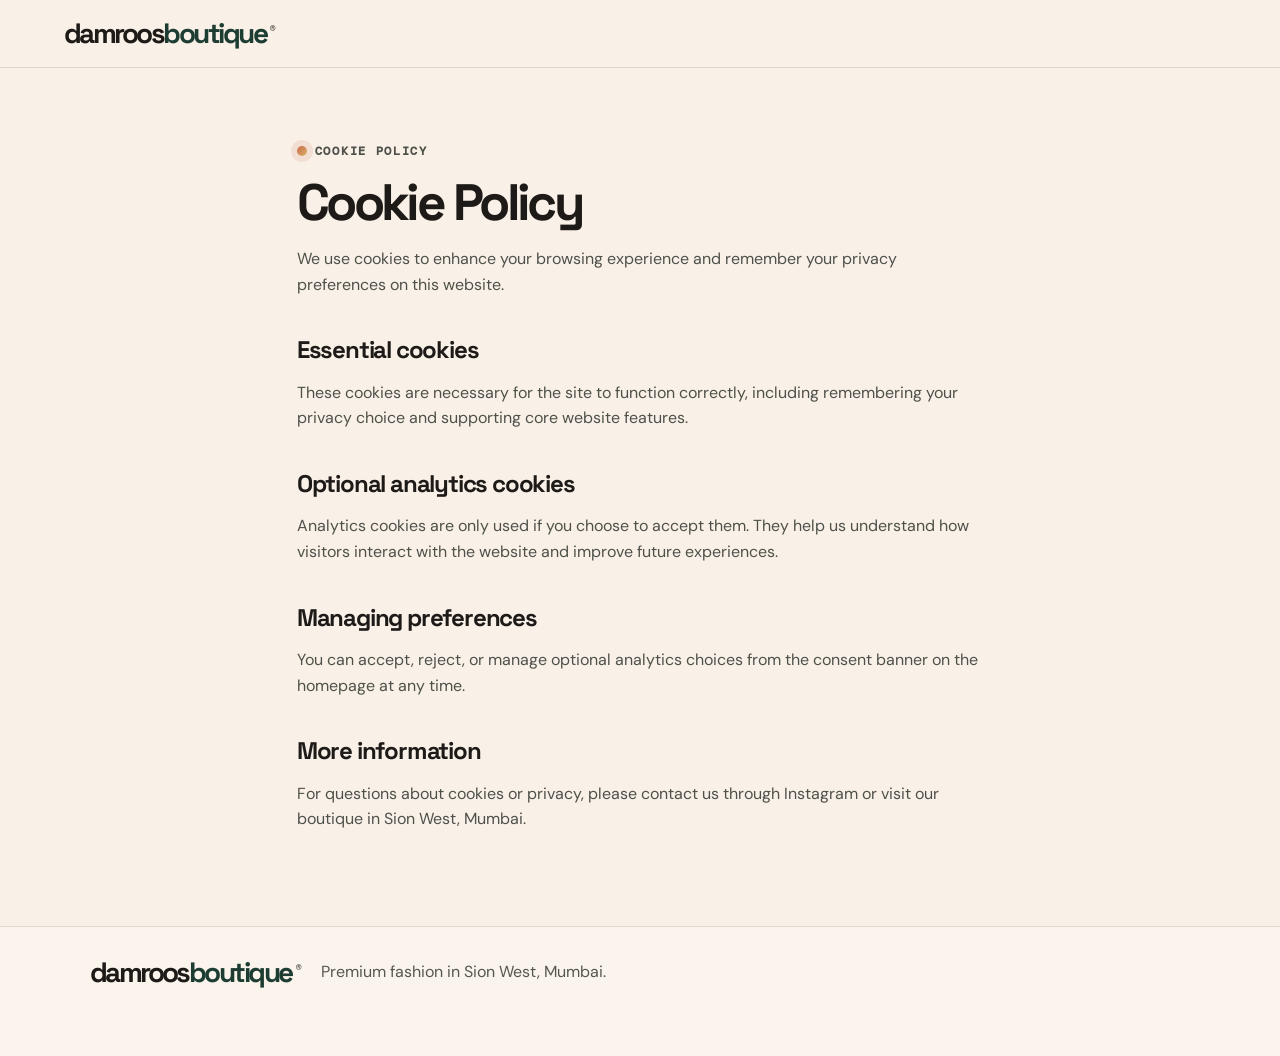
<file: cookies.html>
<!doctype html>
<html lang="en-IN">
<head>
  <meta charset="utf-8">
  <meta name="viewport" content="width=device-width, initial-scale=1">
  <meta name="theme-color" content="#2c3e50">
  <title>Cookie Policy | Damroos Boutique</title>
  <link rel="stylesheet" href="/styles.css">
  <link href="https://fonts.googleapis.com/css2?family=DM+Mono:wght@400;500&family=DM+Sans:opsz,wght@9..40,400;500;700&family=Space+Grotesk:wght@500;600;700&display=swap" rel="stylesheet">
</head>
<body class="legal-page">
  <header class="site-header legal-header">
    <a class="wordmark" href="/" aria-label="Damroos Boutique home">damroos<span>boutique</span><i aria-hidden="true">®</i></a>
    <nav class="main-nav legal-nav" aria-label="Legal navigation">
      <a href="/">Back to home</a>
      <a href="/privacy.html">Privacy</a>
      <a href="/terms.html">Terms</a>
    </nav>
  </header>

  <main class="legal-main section-wrap">
    <p class="eyebrow"><span class="dot"></span> Cookie policy</p>
    <h1>Cookie Policy</h1>
    <p>We use cookies to enhance your browsing experience and remember your privacy preferences on this website.</p>

    <h2>Essential cookies</h2>
    <p>These cookies are necessary for the site to function correctly, including remembering your privacy choice and supporting core website features.</p>

    <h2>Optional analytics cookies</h2>
    <p>Analytics cookies are only used if you choose to accept them. They help us understand how visitors interact with the website and improve future experiences.</p>

    <h2>Managing preferences</h2>
    <p>You can accept, reject, or manage optional analytics choices from the consent banner on the homepage at any time.</p>

    <h2>More information</h2>
    <p>For questions about cookies or privacy, please contact us through Instagram or visit our boutique in Sion West, Mumbai.</p>
  </main>

  <footer class="site-footer legal-footer">
    <a class="wordmark footer-mark" href="/" aria-label="Damroos Boutique home">damroos<span>boutique</span><i aria-hidden="true">®</i></a>
    <p>Premium fashion in Sion West, Mumbai.</p>
  </footer>

  <script src="/script.js" defer></script>
</body>
</html>
</file>
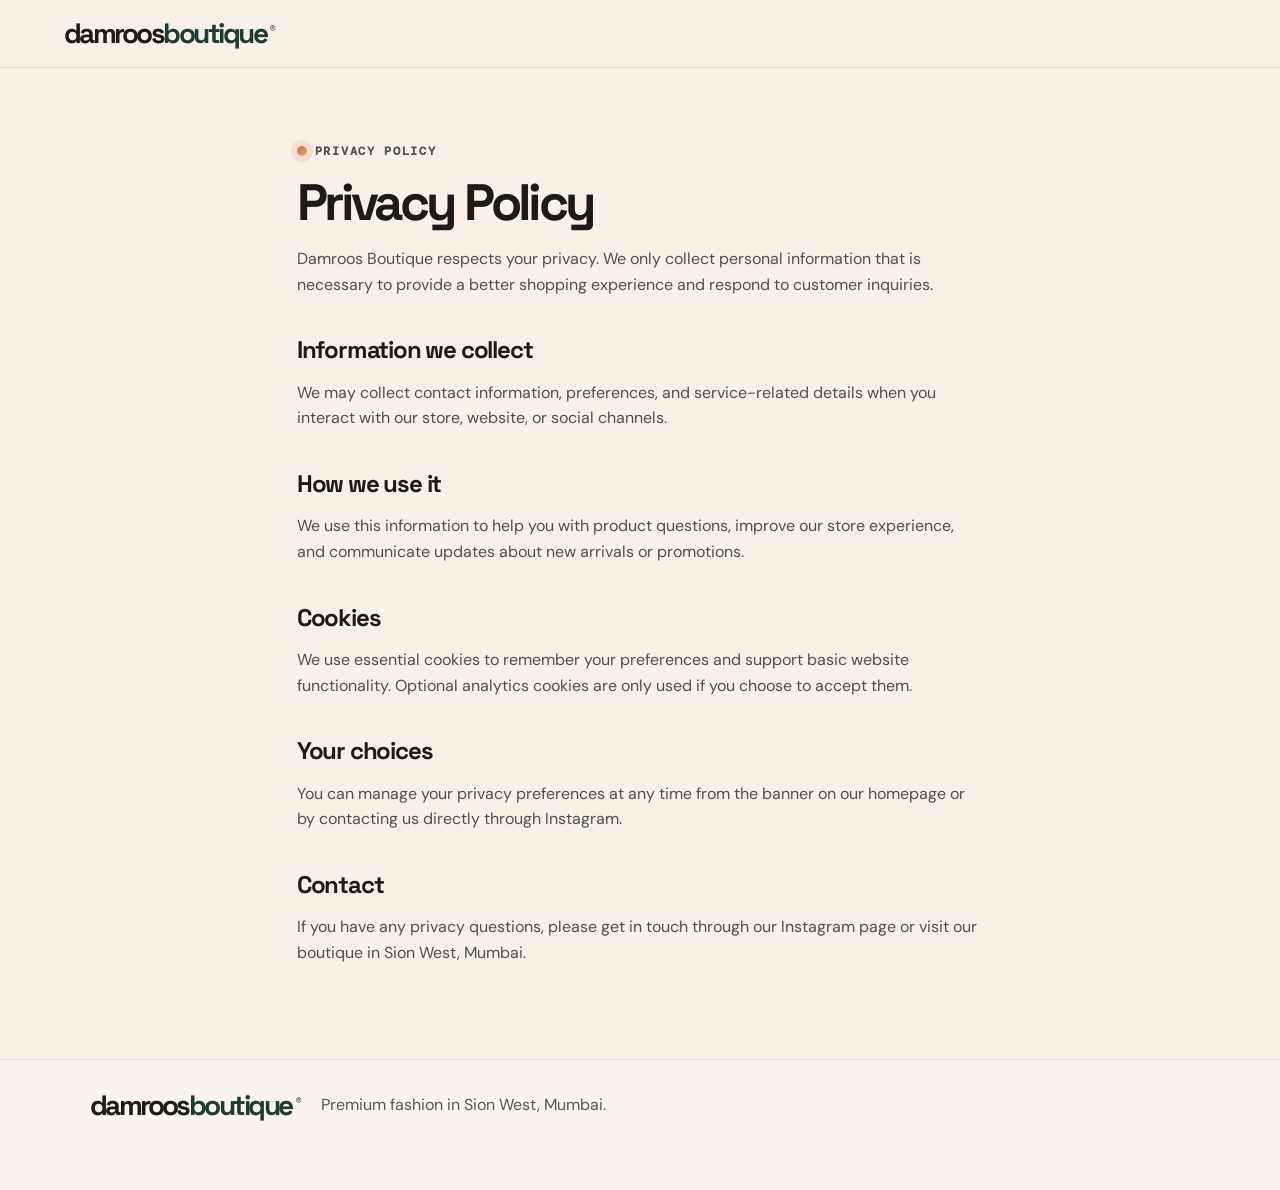
<file: privacy.html>
<!doctype html>
<html lang="en-IN">
<head>
  <meta charset="utf-8">
  <meta name="viewport" content="width=device-width, initial-scale=1">
  <meta name="theme-color" content="#2c3e50">
  <title>Privacy Policy | Damroos Boutique</title>
  <link rel="stylesheet" href="/styles.css">
  <link href="https://fonts.googleapis.com/css2?family=DM+Mono:wght@400;500&family=DM+Sans:opsz,wght@9..40,400;500;700&family=Space+Grotesk:wght@500;600;700&display=swap" rel="stylesheet">
</head>
<body class="legal-page">
  <header class="site-header legal-header">
    <a class="wordmark" href="/" aria-label="Damroos Boutique home">damroos<span>boutique</span><i aria-hidden="true">®</i></a>
    <nav class="main-nav legal-nav" aria-label="Legal navigation">
      <a href="/">Back to home</a>
      <a href="/terms.html">Terms</a>
      <a href="/cookies.html">Cookies</a>
    </nav>
  </header>

  <main class="legal-main section-wrap">
    <p class="eyebrow"><span class="dot"></span> Privacy policy</p>
    <h1>Privacy Policy</h1>
    <p>Damroos Boutique respects your privacy. We only collect personal information that is necessary to provide a better shopping experience and respond to customer inquiries.</p>

    <h2>Information we collect</h2>
    <p>We may collect contact information, preferences, and service-related details when you interact with our store, website, or social channels.</p>

    <h2>How we use it</h2>
    <p>We use this information to help you with product questions, improve our store experience, and communicate updates about new arrivals or promotions.</p>

    <h2>Cookies</h2>
    <p>We use essential cookies to remember your preferences and support basic website functionality. Optional analytics cookies are only used if you choose to accept them.</p>

    <h2>Your choices</h2>
    <p>You can manage your privacy preferences at any time from the banner on our homepage or by contacting us directly through Instagram.</p>

    <h2>Contact</h2>
    <p>If you have any privacy questions, please get in touch through our Instagram page or visit our boutique in Sion West, Mumbai.</p>
  </main>

  <footer class="site-footer legal-footer">
    <a class="wordmark footer-mark" href="/" aria-label="Damroos Boutique home">damroos<span>boutique</span><i aria-hidden="true">®</i></a>
    <p>Premium fashion in Sion West, Mumbai.</p>
  </footer>

  <script src="/script.js" defer></script>
</body>
</html>
</file>
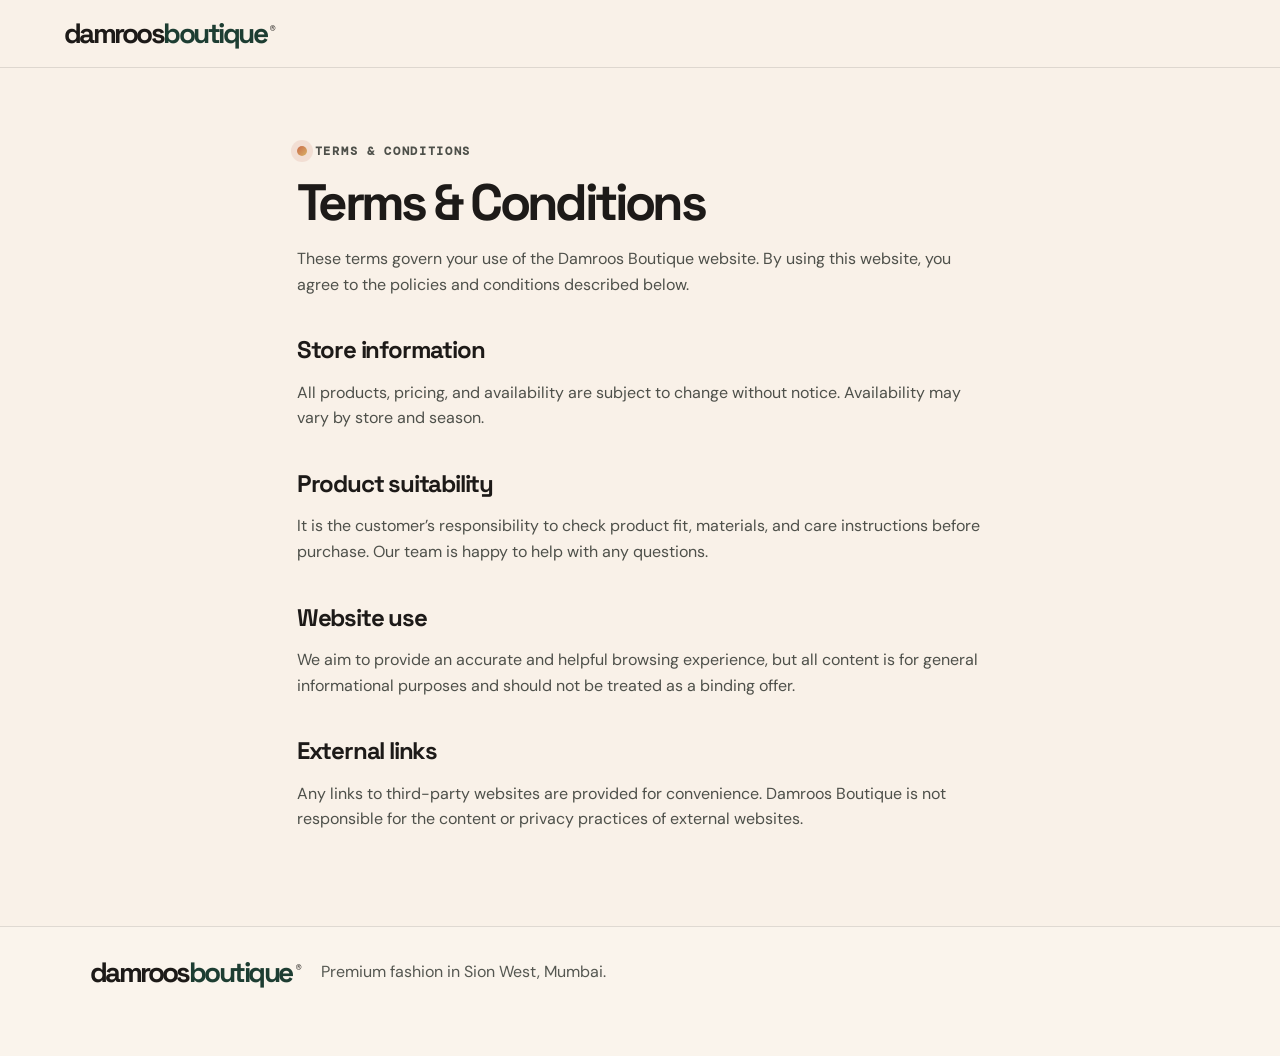
<file: terms.html>
<!doctype html>
<html lang="en-IN">
<head>
  <meta charset="utf-8">
  <meta name="viewport" content="width=device-width, initial-scale=1">
  <meta name="theme-color" content="#2c3e50">
  <title>Terms & Conditions | Damroos Boutique</title>
  <link rel="stylesheet" href="/styles.css">
  <link href="https://fonts.googleapis.com/css2?family=DM+Mono:wght@400;500&family=DM+Sans:opsz,wght@9..40,400;500;700&family=Space+Grotesk:wght@500;600;700&display=swap" rel="stylesheet">
</head>
<body class="legal-page">
  <header class="site-header legal-header">
    <a class="wordmark" href="/" aria-label="Damroos Boutique home">damroos<span>boutique</span><i aria-hidden="true">®</i></a>
    <nav class="main-nav legal-nav" aria-label="Legal navigation">
      <a href="/">Back to home</a>
      <a href="/privacy.html">Privacy</a>
      <a href="/cookies.html">Cookies</a>
    </nav>
  </header>

  <main class="legal-main section-wrap">
    <p class="eyebrow"><span class="dot"></span> Terms & conditions</p>
    <h1>Terms & Conditions</h1>
    <p>These terms govern your use of the Damroos Boutique website. By using this website, you agree to the policies and conditions described below.</p>

    <h2>Store information</h2>
    <p>All products, pricing, and availability are subject to change without notice. Availability may vary by store and season.</p>

    <h2>Product suitability</h2>
    <p>It is the customer’s responsibility to check product fit, materials, and care instructions before purchase. Our team is happy to help with any questions.</p>

    <h2>Website use</h2>
    <p>We aim to provide an accurate and helpful browsing experience, but all content is for general informational purposes and should not be treated as a binding offer.</p>

    <h2>External links</h2>
    <p>Any links to third-party websites are provided for convenience. Damroos Boutique is not responsible for the content or privacy practices of external websites.</p>
  </main>

  <footer class="site-footer legal-footer">
    <a class="wordmark footer-mark" href="/" aria-label="Damroos Boutique home">damroos<span>boutique</span><i aria-hidden="true">®</i></a>
    <p>Premium fashion in Sion West, Mumbai.</p>
  </footer>

  <script src="/script.js" defer></script>
</body>
</html>
</file>
<file: styles.css>
:root {
  --ink: #1d1a18;
  --paper: #fff9f4;
  --panel: #fffaf6;
  --sage: #6b7d5d;
  --sage-deep: #1d3d32;
  --terracotta: #c96b4a;
  --gold: #d9b166;
  --cream: #f5e5d0;
  --navy: #202334;
  --maroon: #5d1f22;
  --line: rgba(29, 26, 24, 0.12);
  --soft-shadow: 0 30px 60px rgba(61, 30, 22, 0.12);
  --display: 'Space Grotesk', Arial, sans-serif;
  --body: 'DM Sans', Arial, sans-serif;
  --mono: 'DM Mono', monospace;
}

* {
  box-sizing: border-box;
}

html {
  scroll-behavior: smooth;
  scroll-padding-top: 90px;
}

body {
  margin: 0;
  background: linear-gradient(180deg, #f7f1ea 0%, #f5efe8 28%, #f4f2ee 100%);
  color: var(--ink);
  font-family: var(--body);
  font-size: 16px;
  line-height: 1.6;
}

a {
  color: inherit;
}

.icon-inline {
  display: inline-flex;
  width: 0.9em;
  height: 0.9em;
  align-items: center;
  justify-content: center;
  vertical-align: middle;
  flex-shrink: 0;
}

.icon-inline svg {
  display: block;
  width: 100%;
  height: 100%;
  stroke: currentColor;
  fill: none;
  stroke-width: 1.8;
  stroke-linecap: round;
  stroke-linejoin: round;
}

a:focus-visible,
button:focus-visible,
summary:focus-visible,
input:focus-visible {
  outline: 3px solid #2d5ae6;
  outline-offset: 4px;
}

img {
  max-width: 100%;
  display: block;
}

button,
input {
  font: inherit;
}

.sr-only {
  position: absolute;
  width: 1px;
  height: 1px;
  padding: 0;
  margin: -1px;
  overflow: hidden;
  clip: rect(0, 0, 0, 0);
  white-space: nowrap;
  border: 0;
}

.skip-link {
  position: absolute;
  z-index: 1000;
  top: -60px;
  left: 1rem;
  background: var(--gold);
  color: var(--ink);
  padding: 0.8rem 1rem;
  border-radius: 0 0 12px 12px;
}

.skip-link:focus {
  top: 1rem;
}

.topline {
  min-height: 36px;
  padding: 8px 5vw;
  display: flex;
  justify-content: space-between;
  align-items: center;
  gap: 12px;
  background: var(--navy);
  color: #f9f7f1;
  font: 10px var(--mono);
  letter-spacing: 0.12em;
  text-transform: uppercase;
}

.topline a {
  text-decoration: none;
}

.site-header {
  height: 82px;
  padding: 0 5vw;
  display: flex;
  align-items: center;
  justify-content: space-between;
  border-bottom: 1px solid var(--line);
  position: sticky;
  top: 0;
  background: rgba(245, 239, 232, 0.88);
  backdrop-filter: blur(12px);
  z-index: 20;
}

.wordmark {
  font: 700 32px/0.85 var(--display);
  letter-spacing: -0.09em;
  text-decoration: none;
}

.wordmark span {
  color: var(--sage-deep);
}

.wordmark i {
  font: 9px var(--mono);
  vertical-align: top;
  margin-left: 4px;
  letter-spacing: 0;
}

.main-nav {
  display: flex;
  align-items: center;
  gap: 30px;
  font-size: 13px;
}

.main-nav a {
  text-decoration: none;
}

.main-nav a:not(.nav-cta):hover,
.site-footer a:hover,
.text-link:hover {
  text-decoration: underline;
  text-underline-offset: 4px;
}

.nav-cta {
  padding: 12px 18px;
  border: 1px solid var(--ink);
  border-radius: 999px;
  background: rgba(255, 255, 255, 0.25);
  transition: transform 0.2s ease, background 0.2s ease;
}

.nav-cta:hover {
  background: var(--gold);
  transform: translateY(-1px);
}

.menu-toggle {
  display: none;
}

.hero {
  display: grid;
  grid-template-columns: 1.05fr 0.95fr;
  gap: 32px;
  align-items: center;
  padding: 72px 7vw 24px;
  background:
    radial-gradient(circle at top left, rgba(217, 179, 106, 0.24), transparent 32%),
    linear-gradient(135deg, rgba(122, 144, 121, 0.18), rgba(255, 255, 255, 0.35) 45%, rgba(199, 110, 84, 0.08));
}

.hero-copy {
  z-index: 2;
}

.eyebrow {
  display: inline-flex;
  align-items: center;
  gap: 0.5rem;
  margin: 0 0 18px;
  font: 600 12px var(--mono);
  letter-spacing: 0.14em;
  text-transform: uppercase;
  color: var(--sage-deep);
}

.dot {
  width: 10px;
  height: 10px;
  border-radius: 50%;
  background: linear-gradient(135deg, var(--terracotta), var(--gold));
  box-shadow: 0 0 0 6px rgba(199, 110, 84, 0.14);
}

.hero h1 {
  margin: 0;
  font: 700 clamp(3rem, 5vw, 6rem)/0.9 var(--display);
  letter-spacing: -0.08em;
  max-width: 600px;
}

.hero h1 span {
  color: var(--terracotta);
}

.hero-intro {
  max-width: 560px;
  margin: 22px 0 0;
  font-size: 1.08rem;
  color: rgba(29, 35, 30, 0.8);
}

.hero-actions {
  display: flex;
  flex-wrap: wrap;
  gap: 14px;
  margin-top: 30px;
}

.button {
  display: inline-flex;
  align-items: center;
  justify-content: center;
  gap: 8px;
  min-height: 48px;
  padding: 0 20px;
  border: 1px solid transparent;
  border-radius: 999px;
  cursor: pointer;
  text-decoration: none;
  transition: transform 0.2s ease, box-shadow 0.2s ease, border-color 0.2s ease;
  font: 600 0.9rem var(--body);
}

.button:hover {
  transform: translateY(-1px);
}

.button-dark {
  background: var(--sage-deep);
  color: #f7f5f1;
  box-shadow: 0 12px 20px rgba(34, 56, 43, 0.2);
}

.button-light {
  background: rgba(255, 255, 255, 0.4);
  border-color: rgba(29, 35, 30, 0.2);
  color: var(--ink);
}

.button-quiet {
  background: transparent;
  border-color: rgba(29, 35, 30, 0.15);
  color: var(--ink);
}

.hero-pills {
  display: flex;
  flex-wrap: wrap;
  gap: 10px;
  list-style: none;
  padding: 0;
  margin: 28px 0 0;
}

.hero-pills li {
  padding: 8px 12px;
  border: 1px solid rgba(29, 35, 30, 0.15);
  border-radius: 999px;
  background: rgba(255, 255, 255, 0.34);
  font: 500 0.72rem var(--mono);
  letter-spacing: 0.08em;
  text-transform: uppercase;
}

.hero-visual {
  position: relative;
  min-height: 540px;
  border-radius: 30px;
  overflow: hidden;
  box-shadow: var(--soft-shadow);
  background: #ddd2c5;
}

.hero-image {
  width: 100%;
  height: 100%;
  object-fit: cover;
  filter: saturate(1.05) contrast(1.05);
}

.hero-visual::before {
  content: "";
  position: absolute;
  inset: 0;
  background: linear-gradient(180deg, rgba(18, 26, 20, 0.02), rgba(18, 26, 20, 0.32));
}

.floating-note {
  position: absolute;
  z-index: 2;
  background: rgba(250, 247, 242, 0.9);
  border: 1px solid rgba(29, 35, 30, 0.08);
  backdrop-filter: blur(8px);
  border-radius: 18px;
  padding: 15px 16px;
  box-shadow: 0 18px 35px rgba(27, 31, 29, 0.15);
}

.floating-note strong {
  display: block;
  font-size: 1rem;
  font-weight: 700;
}

.note-kicker {
  display: block;
  font: 600 10px var(--mono);
  letter-spacing: 0.12em;
  text-transform: uppercase;
  color: var(--sage-deep);
  margin-bottom: 4px;
}

.top-note {
  top: 24px;
  left: 24px;
}

.bottom-note {
  right: 24px;
  bottom: 24px;
}

.feature-band {
  display: grid;
  grid-template-columns: repeat(3, minmax(0, 1fr));
  gap: 20px;
  padding: 0 7vw 18px;
  margin-top: -10px;
}

.feature-item {
  display: flex;
  align-items: flex-start;
  gap: 18px;
  padding: 24px 22px;
  border: 1px solid var(--line);
  border-radius: 22px;
  background: rgba(255, 255, 255, 0.28);
  box-shadow: 0 10px 25px rgba(29, 35, 30, 0.04);
}

.feature-item span {
  font: 700 1.1rem var(--display);
  letter-spacing: -0.05em;
  color: var(--terracotta);
}

.feature-item p {
  margin: 0;
  color: rgba(29, 35, 30, 0.8);
}

.section-wrap {
  padding: 78px 7vw;
}

.section-label {
  display: flex;
  justify-content: space-between;
  gap: 12px;
  font: 600 11px var(--mono);
  letter-spacing: 0.14em;
  text-transform: uppercase;
  color: var(--sage-deep);
}

.story-grid,
.visit-grid {
  display: grid;
  grid-template-columns: 0.95fr 1.05fr;
  gap: 52px;
  padding-top: 30px;
}

.story h2,
.finds h2,
.visit h2 {
  margin: 0;
  font: 700 clamp(2.7rem, 4.2vw, 5.2rem)/0.92 var(--display);
  letter-spacing: -0.08em;
}

.story h2 em,
.finds h2 em,
.visit h2 em {
  color: var(--terracotta);
  font-style: normal;
}

.story-body {
  padding-top: 12px;
}

.story-body p {
  margin: 0 0 18px;
  font-size: 1.06rem;
  color: rgba(29, 35, 30, 0.78);
}

.text-link {
  display: inline-flex;
  align-items: center;
  gap: 8px;
  margin-top: 8px;
  font-weight: 600;
  text-decoration: none;
}

.finds {
  background: linear-gradient(180deg, rgba(255, 255, 255, 0.34), rgba(122, 144, 121, 0.08));
  padding: 10px 0 0;
}

.find-grid {
  display: grid;
  grid-template-columns: repeat(3, minmax(0, 1fr));
  gap: 18px;
  margin-top: 34px;
}

.find-card {
  position: relative;
  min-height: 470px;
  border-radius: 26px;
  overflow: hidden;
  background: #ddd;
  box-shadow: var(--soft-shadow);
}

.find-card img {
  width: 100%;
  height: 100%;
  object-fit: cover;
  filter: saturate(1.06);
}

.find-card::before {
  content: "";
  position: absolute;
  inset: 0;
  background: linear-gradient(180deg, rgba(20, 27, 23, 0.10), rgba(20, 27, 23, 0.75));
}

.find-card-copy {
  position: absolute;
  left: 0;
  right: 0;
  bottom: 0;
  z-index: 1;
  padding: 26px 22px 24px;
  color: #fffaf7;
}

.card-index {
  font: 600 10px var(--mono);
  letter-spacing: 0.12em;
  text-transform: uppercase;
  opacity: 0.9;
}

.find-card h3 {
  margin: 12px 0 8px;
  font: 700 2.3rem/0.95 var(--display);
  letter-spacing: -0.07em;
}

.find-card p {
  margin: 0;
  color: rgba(255, 250, 247, 0.9);
}

.fineprint {
  margin: 22px 0 0;
  color: rgba(29, 35, 30, 0.72);
  font-size: 0.96rem;
}

.reviews {
  padding-top: 24px;
}

.reviews-header {
  display: flex;
  align-items: end;
  justify-content: space-between;
  gap: 20px;
  margin-top: 20px;
}

.reviews-header h2 {
  margin: 0;
  font: 700 clamp(2.3rem, 4.1vw, 4.2rem)/0.95 var(--display);
  letter-spacing: -0.07em;
}

.reviews-header h2 em {
  color: var(--terracotta);
  font-style: normal;
}

.reviews-header h2 span {
  color: rgba(29, 35, 30, 0.69);
}

.review-list {
  display: grid;
  grid-template-columns: repeat(3, minmax(0, 1fr));
  gap: 18px;
  margin-top: 28px;
}

.review-card {
  display: flex;
  flex-direction: column;
  gap: 16px;
  padding: 22px 20px 18px;
  background: rgba(255, 255, 255, 0.45);
  border: 1px solid rgba(29, 35, 30, 0.08);
  border-radius: 22px;
  box-shadow: 0 18px 32px rgba(29, 35, 30, 0.04);
}

.review-quote {
  margin: 0;
  color: rgba(29, 35, 30, 0.8);
  font-size: 1.04rem;
  line-height: 1.55;
}

.review-source {
  margin-top: auto;
  padding-top: 10px;
  border-top: 1px solid rgba(29, 35, 30, 0.08);
  color: var(--sage-deep);
  font: 600 10px var(--mono);
  letter-spacing: 0.12em;
  text-transform: uppercase;
}

.visit {
  padding-bottom: 120px;
}

.visit-copy {
  align-self: center;
}

.eyebrow + h2 {
  margin-top: 0;
}

.visit-intro {
  margin: 12px 0 0;
  color: rgba(29, 35, 30, 0.76);
  max-width: 420px;
}

address {
  margin-top: 30px;
  font-style: normal;
  font-size: 1.05rem;
  line-height: 1.7;
  color: var(--ink);
  max-width: 380px;
}

.visit-actions {
  margin-top: 22px;
}

.visit-details {
  display: grid;
  gap: 18px;
}

.map-frame {
  height: 260px;
  background: #eaf1ea;
  border-radius: 24px;
  overflow: hidden;
  border: 1px solid var(--line);
  box-shadow: 0 18px 32px rgba(29, 35, 30, 0.06);
}

.map-placeholder {
  position: relative;
  height: 100%;
  display: flex;
  flex-direction: column;
  align-items: center;
  justify-content: center;
  background-color: #edf2ea;
  background-image: linear-gradient(30deg, transparent 46%, rgba(122, 144, 121, 0.35) 47%, rgba(122, 144, 121, 0.35) 49%, transparent 50%), linear-gradient(120deg, transparent 47%, rgba(122, 144, 121, 0.35) 48%, rgba(122, 144, 121, 0.35) 50%, transparent 51%);
  background-size: 120px 110px;
}

.map-pin {
  display: inline-flex;
  width: 42px;
  height: 42px;
  color: var(--terracotta);
}

.map-pin svg {
  display: block;
  width: 100%;
  height: 100%;
  fill: currentColor;
  stroke: none;
}

.map-placeholder p {
  margin: 10px 0 0;
  font: 11px var(--mono);
  letter-spacing: 0.12em;
  text-transform: uppercase;
}

.map-link {
  position: absolute;
  right: 14px;
  bottom: 14px;
  border: 1px solid rgba(29, 35, 30, 0.2);
  border-radius: 999px;
  background: rgba(255, 255, 255, 0.8);
  color: var(--ink);
  padding: 9px 12px;
  cursor: pointer;
}

.details-row {
  display: grid;
  grid-template-columns: 110px 1fr;
  gap: 18px;
  padding: 20px 0;
  border-top: 1px solid var(--line);
}

.details-row span {
  font: 600 10px var(--mono);
  letter-spacing: 0.12em;
  text-transform: uppercase;
  color: var(--sage-deep);
}

.details-row p {
  margin: 0;
  font-size: 1.04rem;
  color: var(--ink);
}

.details-row small {
  display: block;
  margin-top: 6px;
  font-size: 0.82rem;
  color: rgba(29, 35, 30, 0.68);
}

.details-row a {
  text-decoration: none;
}

.site-footer {
  display: grid;
  grid-template-columns: auto 1fr auto;
  align-items: end;
  gap: 24px 20px;
  padding: 32px 7vw 72px;
  border-top: 1px solid var(--line);
  background: rgba(255, 255, 255, 0.18);
}

.footer-mark {
  display: inline-block;
}

.site-footer p {
  margin: 0;
  color: rgba(29, 35, 30, 0.75);
}

.site-footer nav {
  display: flex;
  align-items: center;
  flex-wrap: wrap;
  justify-content: flex-end;
  gap: 18px;
}

.site-footer nav a,
.footer-link {
  font: 500 0.84rem var(--body);
  text-decoration: none;
  background: transparent;
  border: 0;
  padding: 0;
  color: inherit;
  cursor: pointer;
}

.site-footer small {
  grid-column: 1 / -1;
  color: rgba(29, 35, 30, 0.65);
  font-size: 0.78rem;
}

.consent-banner {
  position: fixed;
  left: 24px;
  right: 24px;
  bottom: 18px;
  z-index: 50;
  display: grid;
  grid-template-columns: 1.1fr auto;
  gap: 22px;
  padding: 22px 24px;
  background: rgba(25, 33, 30, 0.96);
  color: #f2efe9;
  border: 1px solid rgba(255, 255, 255, 0.1);
  border-radius: 20px;
  box-shadow: 0 28px 60px rgba(15, 19, 16, 0.28);
}

.consent-banner[hidden] {
  display: none;
}

.consent-eyebrow {
  margin: 0 0 8px;
  color: #d9b36a;
  font: 600 10px var(--mono);
  letter-spacing: 0.12em;
  text-transform: uppercase;
}

.consent-banner h2 {
  margin: 0 0 8px;
  font: 700 1.7rem/1.1 var(--display);
  letter-spacing: -0.06em;
}

.consent-banner p,
.consent-banner a {
  color: rgba(255, 255, 255, 0.74);
}

.consent-banner a {
  text-decoration: underline;
  text-underline-offset: 4px;
}

.consent-actions {
  display: flex;
  flex-wrap: wrap;
  align-items: center;
  justify-content: flex-end;
  gap: 10px;
}

.consent-settings {
  grid-column: 1 / -1;
  margin-top: 12px;
  padding-top: 12px;
  border-top: 1px solid rgba(255, 255, 255, 0.12);
}

.consent-settings label {
  display: flex;
  align-items: center;
  gap: 10px;
  margin: 8px 0;
  color: rgba(255, 255, 255, 0.86);
}

.consent-settings label span {
  font-size: 0.74rem;
  color: rgba(255, 255, 255, 0.62);
}

.consent-settings > div {
  display: flex;
  flex-wrap: wrap;
  gap: 10px;
  margin-top: 16px;
}

.legal-page {
  background: #f9f1e8;
}

.legal-header {
  background: rgba(249, 241, 232, 0.9);
}

.legal-main {
  max-width: 840px;
  margin: 0 auto;
  padding-top: 70px;
}

.legal-main h1 {
  margin: 0 0 18px;
  font: 700 clamp(2.2rem, 4vw, 4rem)/1 var(--display);
  letter-spacing: -0.07em;
}

.legal-main h2 {
  margin-top: 40px;
  margin-bottom: 12px;
  font: 700 1.5rem/1.1 var(--display);
  letter-spacing: -0.05em;
}

.legal-main p {
  color: rgba(29, 35, 30, 0.78);
}

.legal-footer {
  border-top: 1px solid var(--line);
}

@media (max-width: 980px) {
  .hero {
    grid-template-columns: 1fr;
    padding-top: 56px;
  }

  .feature-band,
  .find-grid {
    grid-template-columns: 1fr;
  }

  .story-grid,
  .visit-grid {
    grid-template-columns: 1fr;
  }

  .site-footer {
    grid-template-columns: 1fr;
    justify-items: start;
  }

  .site-footer nav {
    justify-content: flex-start;
  }
}

@media (max-width: 760px) {
  .reviews-header {
    flex-direction: column;
    align-items: flex-start;
    gap: 14px;
  }

  .reviews-header .button {
    width: 100%;
    justify-content: center;
  }

  .review-list {
    grid-template-columns: 1fr;
    gap: 14px;
    margin-top: 20px;
  }

  .review-card {
    padding: 18px 16px 16px;
    gap: 12px;
  }

  .review-quote {
    font-size: 0.98rem;
  }

  .review-source {
    font-size: 9px;
    letter-spacing: 0.1em;
  }

  .topline {
    padding: 7px 5vw;
    font-size: 8px;
  }

  .site-header {
    height: 68px;
  }

  .wordmark {
    font-size: 28px;
  }

  .menu-toggle {
    display: flex;
    width: 46px;
    height: 46px;
    border: 1px solid var(--ink);
    border-radius: 50%;
    background: transparent;
    flex-direction: column;
    align-items: center;
    justify-content: center;
    gap: 5px;
    padding: 0;
    margin: 0;
  }

  .menu-toggle span:not(.sr-only) {
    width: 17px;
    height: 1px;
    background: var(--ink);
  }

  .main-nav {
    display: none;
    position: absolute;
    top: 68px;
    left: 0;
    right: 0;
    background: rgba(245, 239, 232, 0.96);
    padding: 22px 5vw 28px;
    border-bottom: 1px solid var(--line);
    flex-direction: column;
    align-items: flex-start;
    gap: 18px;
  }

  .main-nav.is-open {
    display: flex;
  }

  .main-nav a {
    font-size: 15px;
  }

  .hero {
    padding: 54px 6vw 20px;
    gap: 28px;
  }

  .hero-intro {
    font-size: 1rem;
  }

  .hero-visual {
    min-height: 360px;
  }

  .floating-note {
    padding: 12px 14px;
  }

  .feature-band,
  .section-wrap {
    padding-left: 6vw;
    padding-right: 6vw;
  }

  .feature-item {
    padding: 18px 18px;
  }

  .section-label {
    font-size: 9px;
    gap: 8px;
    flex-direction: column;
  }

  .story h2,
  .finds h2,
  .visit h2 {
    font-size: 2.8rem;
  }

  .find-card {
    min-height: 360px;
  }

  .details-row {
    grid-template-columns: 1fr;
    gap: 10px;
  }

  .consent-banner {
    left: 12px;
    right: 12px;
    bottom: 10px;
    grid-template-columns: 1fr;
    padding: 18px 16px;
  }

  .consent-actions {
    justify-content: flex-start;
  }
}

@media (max-width: 576px) {
  .reviews-header {
    gap: 10px;
  }

  .review-list {
    grid-template-columns: 1fr;
    gap: 12px;
    margin-top: 18px;
  }

  .review-card {
    padding: 16px 14px 14px;
    gap: 10px;
  }

  .review-quote {
    font-size: 0.94rem;
  }

  .review-source {
    font-size: 8px;
    letter-spacing: 0.08em;
  }

  .reviews-header h2 {
    font-size: clamp(2rem, 8vw, 2.8rem);
  }
}

  .site-header {
    height: 68px;
  }

  .wordmark {
    font-size: 28px;
  }

  .menu-toggle {
    display: flex;
    width: 46px;
    height: 46px;
    border: 1px solid var(--ink);
    border-radius: 50%;
    background: transparent;
    flex-direction: column;
    align-items: center;
    justify-content: center;
    gap: 5px;
    padding: 0;
    margin: 0;
  }

  .menu-toggle span:not(.sr-only) {
    width: 17px;
    height: 1px;
    background: var(--ink);
  }

  .main-nav {
    display: none;
    position: absolute;
    top: 68px;
    left: 0;
    right: 0;
    background: rgba(245, 239, 232, 0.96);
    padding: 22px 5vw 28px;
    border-bottom: 1px solid var(--line);
    flex-direction: column;
    align-items: flex-start;
    gap: 18px;
  }

  .main-nav.is-open {
    display: flex;
  }

  .main-nav a {
    font-size: 15px;
  }

  .hero {
    padding: 54px 6vw 20px;
    gap: 28px;
  }

  .hero-intro {
    font-size: 1rem;
  }

  .hero-visual {
    min-height: 360px;
  }

  .floating-note {
    padding: 12px 14px;
  }

  .feature-band,
  .section-wrap {
    padding-left: 6vw;
    padding-right: 6vw;
  }

  .feature-item {
    padding: 18px 18px;
  }

  .section-label {
    font-size: 9px;
    gap: 8px;
    flex-direction: column;
  }

  .story h2,
  .finds h2,
  .visit h2 {
    font-size: 2.8rem;
  }

  .find-card {
    min-height: 360px;
  }

  .details-row {
    grid-template-columns: 1fr;
    gap: 10px;
  }

  .consent-banner {
    left: 12px;
    right: 12px;
    bottom: 10px;
    grid-template-columns: 1fr;
    padding: 18px 16px;
  }

  .consent-actions {
    justify-content: flex-start;
  }
}
</file>
